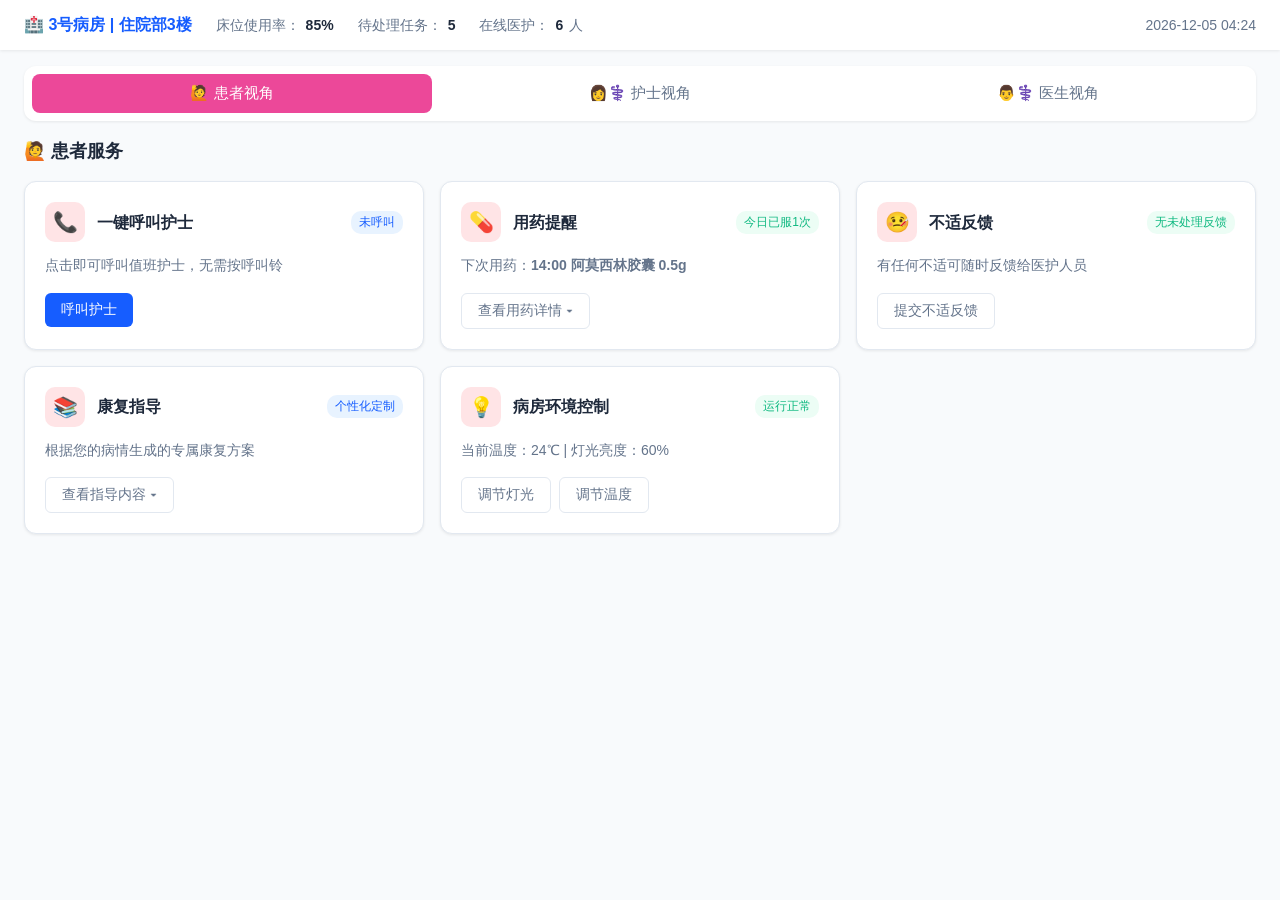
<file: 智能病房交互系统.html>
<!DOCTYPE html>
<html lang="zh-CN">
<head>
    <meta charset="UTF-8">
    <meta name="viewport" content="width=device-width, initial-scale=1.0">
    <title>智能病房交互系统 | 模拟用户操作</title>
    <style>
        /* 全局变量：粉绿蓝医疗配色，参考医院业务.html */
        :root {
            /* 主色系 */
            --primary-blue: #165DFF; /* 医疗蓝主色 */
            --primary-blue-light: #E8F3FF;
            --success-green: #10B981; /* 成功绿，对应医院业务的审核通过✅ */
            --success-green-light: #ECFDF5;
            --soft-pink: #FFE4E6; /* 柔和粉，患者端用色 */
            --soft-pink-light: #FFF1F2;
            /* 中性色 */
            --bg-white: #FFFFFF;
            --bg-gray: #F8FAFC;
            --text-primary: #1E293B;
            --text-secondary: #64748B;
            --border-color: #E2E8F0;
            /* 阴影 */
            --shadow-sm: 0 1px 3px rgba(0,0,0,0.08);
            --shadow-md: 0 4px 12px rgba(0,0,0,0.08);
            --shadow-hover: 0 8px 24px rgba(22,93,255,0.12);
            /* 动画 */
            --transition: all 0.3s ease;
        }

        * {
            margin: 0;
            padding: 0;
            box-sizing: border-box;
            font-family: -apple-system, BlinkMacSystemFont, "Segoe UI", Roboto, "Helvetica Neue", Arial, sans-serif;
        }

        body {
            background-color: var(--bg-gray);
            color: var(--text-primary);
            line-height: 1.6;
            min-height: 100vh;
        }

        /* 顶部状态栏：参考医院业务.html的顶部数据栏 */
        .top-status-bar {
            background: var(--bg-white);
            padding: 12px 24px;
            box-shadow: var(--shadow-sm);
            display: flex;
            justify-content: space-between;
            align-items: center;
            position: sticky;
            top: 0;
            z-index: 100;
        }

        .status-left {
            display: flex;
            align-items: center;
            gap: 24px;
        }

        .ward-info {
            font-weight: 600;
            font-size: 16px;
            color: var(--primary-blue);
        }

        .status-item {
            display: flex;
            align-items: center;
            gap: 6px;
            font-size: 14px;
            color: var(--text-secondary);
        }

        .status-item b {
            color: var(--text-primary);
            font-weight: 600;
        }

        .status-right {
            display: flex;
            align-items: center;
            gap: 16px;
        }

        .current-time {
            font-size: 14px;
            color: var(--text-secondary);
        }

        .alert-badge {
            background: rgba(245,63,63,0.1);
            color: #F53F3F;
            padding: 4px 12px;
            border-radius: 12px;
            font-size: 12px;
            font-weight: 500;
            display: none;
        }

        .alert-badge.show {
            display: inline-block;
        }

        /* 角色切换栏 */
        .role-switch {
            background: var(--bg-white);
            margin: 16px 24px;
            padding: 8px;
            border-radius: 12px;
            box-shadow: var(--shadow-sm);
            display: flex;
            gap: 8px;
        }

        .role-btn {
            flex: 1;
            padding: 10px;
            border: none;
            border-radius: 8px;
            background: transparent;
            font-size: 15px;
            font-weight: 500;
            color: var(--text-secondary);
            cursor: pointer;
            transition: var(--transition);
        }

        .role-btn.active {
            background: var(--primary-blue);
            color: white;
        }

        .role-btn.patient.active {
            background: #EC4899; /* 患者端用粉 */
        }

        .role-btn.nurse.active {
            background: var(--success-green); /* 护士端用绿 */
        }

        .role-btn.doctor.active {
            background: var(--primary-blue); /* 医生端用蓝 */
        }

        /* 主内容区 */
        .main-content {
            padding: 0 24px 24px;
        }

        .section-title {
            font-size: 18px;
            font-weight: 600;
            margin-bottom: 16px;
            display: flex;
            align-items: center;
            gap: 8px;
        }

        /* 功能卡片网格：参考医院业务的卡片布局 */
        .card-grid {
            display: grid;
            grid-template-columns: repeat(auto-fit, minmax(300px, 1fr));
            gap: 16px;
            margin-bottom: 32px;
        }

        .func-card {
            background: var(--bg-white);
            border-radius: 12px;
            padding: 20px;
            box-shadow: var(--shadow-sm);
            transition: var(--transition);
            cursor: pointer;
            border: 1px solid var(--border-color);
        }

        .func-card:hover {
            transform: translateY(-2px);
            box-shadow: var(--shadow-md);
        }

        .card-header {
            display: flex;
            align-items: center;
            gap: 12px;
            margin-bottom: 12px;
        }

        .card-icon {
            width: 40px;
            height: 40px;
            border-radius: 10px;
            display: flex;
            align-items: center;
            justify-content: center;
            font-size: 20px;
        }

        .patient-theme .card-icon {
            background: var(--soft-pink);
        }

        .nurse-theme .card-icon {
            background: var(--success-green-light);
        }

        .doctor-theme .card-icon {
            background: var(--primary-blue-light);
        }

        .card-title {
            font-size: 16px;
            font-weight: 600;
        }

        .card-status {
            margin-left: auto;
            font-size: 12px;
            padding: 2px 8px;
            border-radius: 10px;
        }

        .status-success {
            background: var(--success-green-light);
            color: var(--success-green);
        }

        .status-warning {
            background: #FFF7E6;
            color: #FF7D00;
        }

        .status-info {
            background: var(--primary-blue-light);
            color: var(--primary-blue);
        }

        .card-desc {
            font-size: 14px;
            color: var(--text-secondary);
            margin-bottom: 16px;
        }

        .card-action {
            padding: 8px 16px;
            border-radius: 6px;
            border: none;
            font-size: 14px;
            font-weight: 500;
            cursor: pointer;
            transition: var(--transition);
        }

        .btn-primary {
            background: var(--primary-blue);
            color: white;
        }

        .btn-primary:hover {
            background: #0E42D2;
        }

        .btn-success {
            background: var(--success-green);
            color: white;
        }

        .btn-success:hover {
            background: #0A9E6A;
        }

        .btn-outline {
            background: transparent;
            border: 1px solid var(--border-color);
            color: var(--text-secondary);
        }

        .btn-outline:hover {
            border-color: var(--primary-blue);
            color: var(--primary-blue);
        }

        /* 下拉菜单 */
        .dropdown {
            position: relative;
            display: inline-block;
        }

        .dropdown-content {
            display: none;
            position: absolute;
            top: 100%;
            left: 0;
            background: var(--bg-white);
            min-width: 200px;
            border-radius: 8px;
            box-shadow: var(--shadow-md);
            border: 1px solid var(--border-color);
            z-index: 10;
            margin-top: 8px;
            overflow: hidden;
        }

        .dropdown-content.show {
            display: block;
            animation: fadeIn 0.2s ease;
        }

        .dropdown-item {
            padding: 10px 16px;
            font-size: 14px;
            color: var(--text-primary);
            cursor: pointer;
            transition: var(--transition);
        }

        .dropdown-item:hover {
            background: var(--bg-gray);
            color: var(--primary-blue);
        }

        /* 任务列表 */
        .task-list {
            list-style: none;
        }

        .task-item {
            display: flex;
            align-items: center;
            justify-content: space-between;
            padding: 10px 0;
            border-bottom: 1px solid var(--border-color);
        }

        .task-item:last-child {
            border-bottom: none;
        }

        .task-info {
            display: flex;
            flex-direction: column;
            gap: 4px;
        }

        .task-name {
            font-size: 14px;
            font-weight: 500;
        }

        .task-time {
            font-size: 12px;
            color: var(--text-secondary);
        }

        .task-done {
            text-decoration: line-through;
            color: var(--text-light);
        }

        /* 模态框 */
        .modal-overlay {
            display: none;
            position: fixed;
            top: 0;
            left: 0;
            right: 0;
            bottom: 0;
            background: rgba(0,0,0,0.5);
            z-index: 1000;
            align-items: center;
            justify-content: center;
        }

        .modal-overlay.show {
            display: flex;
            animation: fadeIn 0.2s ease;
        }

        .modal {
            background: var(--bg-white);
            border-radius: 16px;
            padding: 24px;
            width: 90%;
            max-width: 500px;
            box-shadow: var(--shadow-md);
        }

        .modal-header {
            display: flex;
            justify-content: space-between;
            align-items: center;
            margin-bottom: 20px;
        }

        .modal-title {
            font-size: 18px;
            font-weight: 600;
        }

        .modal-close {
            background: none;
            border: none;
            font-size: 20px;
            cursor: pointer;
            color: var(--text-secondary);
        }

        .modal-body {
            margin-bottom: 24px;
        }

        .modal-footer {
            display: flex;
            justify-content: flex-end;
            gap: 12px;
        }

        .form-group {
            margin-bottom: 16px;
        }

        .form-label {
            display: block;
            font-size: 14px;
            font-weight: 500;
            margin-bottom: 6px;
        }

        .form-input, .form-select, .form-textarea {
            width: 100%;
            padding: 10px 12px;
            border: 1px solid var(--border-color);
            border-radius: 8px;
            font-size: 14px;
            font-family: inherit;
        }

        .form-input:focus, .form-select:focus, .form-textarea:focus {
            outline: none;
            border-color: var(--primary-blue);
        }

        .form-textarea {
            height: 100px;
            resize: none;
        }

        /* Toast提示 */
        .toast {
            position: fixed;
            top: 100px;
            right: 24px;
            padding: 12px 20px;
            border-radius: 8px;
            color: white;
            font-size: 14px;
            font-weight: 500;
            box-shadow: var(--shadow-md);
            z-index: 2000;
            display: none;
            animation: slideIn 0.3s ease;
        }

        .toast.show {
            display: block;
        }

        .toast-success {
            background: var(--success-green);
        }

        .toast-info {
            background: var(--primary-blue);
        }

        .toast-warning {
            background: #FF7D00;
        }

        /* 动画 */
        @keyframes fadeIn {
            from { opacity: 0; transform: translateY(10px); }
            to { opacity: 1; transform: translateY(0); }
        }

        @keyframes slideIn {
            from { opacity: 0; transform: translateX(100px); }
            to { opacity: 1; transform: translateX(0); }
        }

        /* 响应式 */
        @media (max-width: 768px) {
            .top-status-bar {
                flex-direction: column;
                gap: 12px;
                align-items: flex-start;
            }

            .status-right {
                width: 100%;
                justify-content: space-between;
            }

            .card-grid {
                grid-template-columns: 1fr;
            }
        }
    </style>
</head>
<body>
    <!-- 顶部状态栏：参考医院业务.html的顶部数据展示 -->
    <div class="top-status-bar">
        <div class="status-left">
            <div class="ward-info">🏥 3号病房 | 住院部3楼</div>
            <div class="status-item">床位使用率：<b id="bedUsage">85%</b></div>
            <div class="status-item">待处理任务：<b id="pendingTaskCount">5</b></div>
            <div class="status-item">在线医护：<b>6</b>人</div>
        </div>
        <div class="status-right">
            <div class="current-time" id="currentTime">2026-04-30 14:28</div>
            <div class="alert-badge" id="alertBadge">⚠️ 有新的异常提醒</div>
        </div>
    </div>

    <!-- 角色切换栏：模拟不同用户登录 -->
    <div class="role-switch">
        <button class="role-btn patient active" onclick="switchRole('patient')">🙋 患者视角</button>
        <button class="role-btn nurse" onclick="switchRole('nurse')">👩⚕️ 护士视角</button>
        <button class="role-btn doctor" onclick="switchRole('doctor')">👨⚕️ 医生视角</button>
    </div>

    <!-- 主内容区：根据角色显示不同功能 -->
    <div class="main-content">
        <!-- 患者端功能 -->
        <div id="patient-content">
            <div class="section-title">🙋 患者服务</div>
            <div class="card-grid patient-theme">
                <!-- 呼叫护士 -->
                <div class="func-card">
                    <div class="card-header">
                        <div class="card-icon">📞</div>
                        <div class="card-title">一键呼叫护士</div>
                        <span class="card-status status-info" id="callStatus">未呼叫</span>
                    </div>
                    <div class="card-desc">点击即可呼叫值班护士，无需按呼叫铃</div>
                    <button class="card-action btn-primary" onclick="callNurse()">呼叫护士</button>
                </div>

                <!-- 用药提醒 -->
                <div class="func-card">
                    <div class="card-header">
                        <div class="card-icon">💊</div>
                        <div class="card-title">用药提醒</div>
                        <span class="card-status status-success">今日已服1次</span>
                    </div>
                    <div class="card-desc">下次用药：<b>14:00 阿莫西林胶囊 0.5g</b></div>
                    <div class="dropdown">
                        <button class="card-action btn-outline" onclick="toggleDropdown('medDropdown')">查看用药详情 ▾</button>
                        <div class="dropdown-content" id="medDropdown">
                            <div class="dropdown-item">✅ 08:00 已服用 阿莫西林0.5g</div>
                            <div class="dropdown-item">⏰ 14:00 待服用 阿莫西林0.5g</div>
                            <div class="dropdown-item">⏰ 20:00 待服用 阿莫西林0.5g</div>
                            <div class="dropdown-item">📋 用药注意事项：饭后服用，避免过敏</div>
                        </div>
                    </div>
                </div>

                <!-- 不适反馈 -->
                <div class="func-card">
                    <div class="card-header">
                        <div class="card-icon">🤒</div>
                        <div class="card-title">不适反馈</div>
                        <span class="card-status status-success" id="feedbackStatus">无未处理反馈</span>
                    </div>
                    <div class="card-desc">有任何不适可随时反馈给医护人员</div>
                    <button class="card-action btn-outline" onclick="openModal('feedbackModal')">提交不适反馈</button>
                </div>

                <!-- 康复指导 -->
                <div class="func-card">
                    <div class="card-header">
                        <div class="card-icon">📚</div>
                        <div class="card-title">康复指导</div>
                        <span class="card-status status-info">个性化定制</span>
                    </div>
                    <div class="card-desc">根据您的病情生成的专属康复方案</div>
                    <div class="dropdown">
                        <button class="card-action btn-outline" onclick="toggleDropdown('rehabDropdown')">查看指导内容 ▾</button>
                        <div class="dropdown-content" id="rehabDropdown">
                            <div class="dropdown-item" onclick="showToast('已为您打开术后下床动作示范图', 'info')">🏃 术后下床动作示范</div>
                            <div class="dropdown-item" onclick="showToast('已为您打开饮食注意事项', 'info')">🥗 术后饮食注意事项</div>
                            <div class="dropdown-item" onclick="showToast('已为您打开呼吸训练方法', 'info')">🫁 呼吸训练方法</div>
                        </div>
                    </div>
                </div>

                <!-- 环境控制 -->
                <div class="func-card">
                    <div class="card-header">
                        <div class="card-icon">💡</div>
                        <div class="card-title">病房环境控制</div>
                        <span class="card-status status-success">运行正常</span>
                    </div>
                    <div class="card-desc">当前温度：24℃ | 灯光亮度：60%</div>
                    <div style="display: flex; gap: 8px;">
                        <button class="card-action btn-outline" onclick="controlEnv('light')">调节灯光</button>
                        <button class="card-action btn-outline" onclick="controlEnv('temp')">调节温度</button>
                    </div>
                </div>
            </div>
        </div>

        <!-- 护士端功能 -->
        <div id="nurse-content" style="display: none;">
            <div class="section-title">👩⚕️ 护士工作台</div>
            <div class="card-grid nurse-theme">
                <!-- 待处理任务 -->
                <div class="func-card">
                    <div class="card-header">
                        <div class="card-icon">📝</div>
                        <div class="card-title">待处理护理任务</div>
                        <span class="card-status status-warning" id="nurseTaskCount">3项待完成</span>
                    </div>
                    <div class="card-desc">根据患者护理计划自动生成的待办任务</div>
                    <ul class="task-list" id="nurseTaskList">
                        <li class="task-item">
                            <div class="task-info">
                                <span class="task-name">为3床患者翻身</span>
                                <span class="task-time">应完成时间：14:00 | 已超时10分钟</span>
                            </div>
                            <button class="card-action btn-success" onclick="completeTask(this, '为3床患者翻身')">标记完成</button>
                        </li>
                        <li class="task-item">
                            <div class="task-info">
                                <span class="task-name">测量5床患者体温</span>
                                <span class="task-time">应完成时间：15:00</span>
                            </div>
                            <button class="card-action btn-success" onclick="completeTask(this, '测量5床患者体温')">标记完成</button>
                        </li>
                        <li class="task-item">
                            <div class="task-info">
                                <span class="task-name">7床患者口腔护理</span>
                                <span class="task-time">应完成时间：16:00</span>
                            </div>
                            <button class="card-action btn-success" onclick="completeTask(this, '7床患者口腔护理')">标记完成</button>
                        </li>
                    </ul>
                </div>

                <!-- 呼叫/反馈处理 -->
                <div class="func-card">
                    <div class="card-header">
                        <div class="card-icon">🔔</div>
                        <div class="card-title">患者呼叫/反馈</div>
                        <span class="card-status status-warning" id="nurseCallCount">2条未处理</span>
                    </div>
                    <div class="card-desc">患者发起的呼叫和不适反馈请求</div>
                    <ul class="task-list" id="nurseCallList">
                        <li class="task-item">
                            <div class="task-info">
                                <span class="task-name">3床患者呼叫护士</span>
                                <span class="task-time">呼叫时间：14:25</span>
                            </div>
                            <button class="card-action btn-primary" onclick="handleCall(this, '3床患者呼叫护士')">处理</button>
                        </li>
                        <li class="task-item">
                            <div class="task-info">
                                <span class="task-name">5床患者反馈头晕</span>
                                <span class="task-time">反馈时间：14:20</span>
                            </div>
                            <button class="card-action btn-primary" onclick="handleCall(this, '5床患者反馈头晕')">处理</button>
                        </li>
                    </ul>
                </div>

                <!-- 护理文书录入 -->
                <div class="func-card">
                    <div class="card-header">
                        <div class="card-icon">📋</div>
                        <div class="card-title">护理文书录入</div>
                        <span class="card-status status-success">今日已录12份</span>
                    </div>
                    <div class="card-desc">快速录入患者生命体征、护理记录</div>
                    <button class="card-action btn-primary" onclick="openModal('recordModal')">新建录入</button>
                </div>

                <!-- 患者状态总览 -->
                <div class="func-card">
                    <div class="card-header">
                        <div class="card-icon">📊</div>
                        <div class="card-title">患者状态总览</div>
                        <span class="card-status status-success">全部正常</span>
                    </div>
                    <div class="card-desc">当前病房8位患者生命体征均正常</div>
                    <button class="card-action btn-outline" onclick="showToast('已生成今日患者状态报表', 'success')">导出报表</button>
                </div>
            </div>
        </div>

        <!-- 医生端功能 -->
        <div id="doctor-content" style="display: none;">
            <div class="section-title">👨⚕️ 医生工作台</div>
            <div class="card-grid doctor-theme">
                <!-- 患者报告查看 -->
                <div class="func-card">
                    <div class="card-header">
                        <div class="card-icon">📄</div>
                        <div class="card-title">患者多模态报告</div>
                        <span class="card-status status-info">8份报告已生成</span>
                    </div>
                    <div class="card-desc">AI自动生成的患者护理报告、生命体征趋势图</div>
                    <div class="dropdown">
                        <button class="card-action btn-outline" onclick="toggleDropdown('reportDropdown')">选择患者查看报告 ▾</button>
                        <div class="dropdown-content" id="reportDropdown">
                            <div class="dropdown-item" onclick="showToast('已打开3床患者的护理报告', 'info')">3床 张明 术后第一天</div>
                            <div class="dropdown-item" onclick="showToast('已打开5床患者的护理报告', 'info')">5床 李华 术前观察</div>
                            <div class="dropdown-item" onclick="showToast('已打开7床患者的护理报告', 'info')">7床 王芳 康复期</div>
                        </div>
                    </div>
                </div>

                <!-- 医嘱开具 -->
                <div class="func-card">
                    <div class="card-header">
                        <div class="card-icon">🩺</div>
                        <div class="card-title">医嘱开具</div>
                        <span class="card-status status-success">今日已开3份</span>
                    </div>
                    <div class="card-desc">开具药品、检查、护理等医嘱，自动同步至护士端</div>
                    <button class="card-action btn-primary" onclick="openModal('orderModal')">新建医嘱</button>
                </div>

                <!-- 会诊申请 -->
                <div class="func-card">
                    <div class="card-header">
                        <div class="card-icon">👨⚕️</div>
                        <div class="card-title">远程会诊申请</div>
                        <span class="card-status status-info">支持多学科MDT</span>
                    </div>
                    <div class="card-desc">联合上级医院专家开展远程会诊，病历资料一键共享</div>
                    <button class="card-action btn-outline" onclick="openModal('consultModal')">申请会诊</button>
                </div>

                <!-- 影像分析查看 -->
                <div class="func-card">
                    <div class="card-header">
                        <div class="card-icon">🔍</div>
                        <div class="card-title">AI影像分析结果</div>
                        <span class="card-status status-success">今日已分析3份</span>
                    </div>
                    <div class="card-desc">AI辅助诊断肺结节、骨折、心电等影像结果</div>
                    <button class="card-action btn-outline" onclick="showToast('已打开最新影像分析报告', 'info')">查看最新报告</button>
                </div>
            </div>
        </div>
    </div>

    <!-- 模态框：呼叫确认 -->
    <div class="modal-overlay" id="callModal">
        <div class="modal">
            <div class="modal-header">
                <div class="modal-title">确认呼叫护士</div>
                <button class="modal-close" onclick="closeModal('callModal')">×</button>
            </div>
            <div class="modal-body">
                <p>呼叫后值班护士将立即收到提醒，是否确认呼叫？</p>
            </div>
            <div class="modal-footer">
                <button class="card-action btn-outline" onclick="closeModal('callModal')">取消</button>
                <button class="card-action btn-primary" onclick="confirmCall()">确认呼叫</button>
            </div>
        </div>
    </div>

    <!-- 模态框：不适反馈 -->
    <div class="modal-overlay" id="feedbackModal">
        <div class="modal">
            <div class="modal-header">
                <div class="modal-title">提交不适反馈</div>
                <button class="modal-close" onclick="closeModal('feedbackModal')">×</button>
            </div>
            <div class="modal-body">
                <div class="form-group">
                    <label class="form-label">不适类型</label>
                    <select class="form-select" id="feedbackType">
                        <option value="疼痛">疼痛</option>
                        <option value="头晕">头晕</option>
                        <option value="恶心">恶心</option>
                        <option value="胸闷">胸闷</option>
                        <option value="其他">其他</option>
                    </select>
                </div>
                <div class="form-group">
                    <label class="form-label">详细描述</label>
                    <textarea class="form-textarea" placeholder="请描述您的不适感受..." id="feedbackDesc"></textarea>
                </div>
            </div>
            <div class="modal-footer">
                <button class="card-action btn-outline" onclick="closeModal('feedbackModal')">取消</button>
                <button class="card-action btn-primary" onclick="submitFeedback()">提交反馈</button>
            </div>
        </div>
    </div>

    <!-- 模态框：护理文书录入 -->
    <div class="modal-overlay" id="recordModal">
        <div class="modal">
            <div class="modal-header">
                <div class="modal-title">护理文书录入</div>
                <button class="modal-close" onclick="closeModal('recordModal')">×</button>
            </div>
            <div class="modal-body">
                <div class="form-group">
                    <label class="form-label">患者床号</label>
                    <select class="form-select">
                        <option>3床 张明</option>
                        <option>5床 李华</option>
                        <option>7床 王芳</option>
                    </select>
                </div>
                <div style="display: grid; grid-template-columns: 1fr 1fr; gap: 16px;">
                    <div class="form-group">
                        <label class="form-label">体温（℃）</label>
                        <input type="number" class="form-input" placeholder="36.5" step="0.1">
                    </div>
                    <div class="form-group">
                        <label class="form-label">脉搏（次/分）</label>
                        <input type="number" class="form-input" placeholder="72">
                    </div>
                    <div class="form-group">
                        <label class="form-label">呼吸（次/分）</label>
                        <input type="number" class="form-input" placeholder="18">
                    </div>
                    <div class="form-group">
                        <label class="form-label">血压（mmHg）</label>
                        <input type="text" class="form-input" placeholder="120/80">
                    </div>
                </div>
                <div class="form-group">
                    <label class="form-label">备注</label>
                    <textarea class="form-textarea" placeholder="请输入护理记录备注..."></textarea>
                </div>
            </div>
            <div class="modal-footer">
                <button class="card-action btn-outline" onclick="closeModal('recordModal')">取消</button>
                <button class="card-action btn-success" onclick="submitRecord()">保存录入</button>
            </div>
        </div>
    </div>

    <!-- 模态框：医嘱开具 -->
    <div class="modal-overlay" id="orderModal">
        <div class="modal">
            <div class="modal-header">
                <div class="modal-title">新建医嘱</div>
                <button class="modal-close" onclick="closeModal('orderModal')">×</button>
            </div>
            <div class="modal-body">
                <div class="form-group">
                    <label class="form-label">患者床号</label>
                    <select class="form-select">
                        <option>3床 张明</option>
                        <option>5床 李华</option>
                        <option>7床 王芳</option>
                    </select>
                </div>
                <div class="form-group">
                    <label class="form-label">药品名称</label>
                    <input type="text" class="form-input" placeholder="请输入药品名称">
                </div>
                <div style="display: grid; grid-template-columns: 1fr 1fr; gap: 16px;">
                    <div class="form-group">
                        <label class="form-label">剂量</label>
                        <input type="text" class="form-input" placeholder="如0.5g">
                    </div>
                    <div class="form-group">
                        <label class="form-label">频次</label>
                        <select class="form-select">
                            <option>每日1次</option>
                            <option>每日2次</option>
                            <option>每日3次</option>
                            <option>必要时</option>
                        </select>
                    </div>
                </div>
                <div class="form-group">
                    <label class="form-label">用法</label>
                    <select class="form-select">
                        <option>口服</option>
                        <option>静脉注射</option>
                        <option>外用</option>
                    </select>
                </div>
            </div>
            <div class="modal-footer">
                <button class="card-action btn-outline" onclick="closeModal('orderModal')">取消</button>
                <button class="card-action btn-primary" onclick="submitOrder()">提交医嘱</button>
            </div>
        </div>
    </div>

    <!-- 模态框：会诊申请 -->
    <div class="modal-overlay" id="consultModal">
        <div class="modal">
            <div class="modal-header">
                <div class="modal-title">远程会诊申请</div>
                <button class="modal-close" onclick="closeModal('consultModal')">×</button>
            </div>
            <div class="modal-body">
                <div class="form-group">
                    <label class="form-label">患者信息</label>
                    <select class="form-select">
                        <option>3床 张明 术后第一天</option>
                        <option>5床 李华 术前观察</option>
                    </select>
                </div>
                <div class="form-group">
                    <label class="form-label">会诊科室</label>
                    <select class="form-select">
                        <option>心内科</option>
                        <option>呼吸科</option>
                        <option>骨科</option>
                        <option>多学科MDT</option>
                    </select>
                </div>
                <div class="form-group">
                    <label class="form-label">会诊原因</label>
                    <textarea class="form-textarea" placeholder="请描述会诊需求..."></textarea>
                </div>
            </div>
            <div class="modal-footer">
                <button class="card-action btn-outline" onclick="closeModal('consultModal')">取消</button>
                <button class="card-action btn-primary" onclick="submitConsult()">提交申请</button>
            </div>
        </div>
    </div>

    <!-- Toast提示 -->
    <div class="toast" id="toast"></div>

    <script>
        // 实时时间更新
        function updateTime() {
            const now = new Date();
            const timeStr = `${now.getFullYear()}-${String(now.getMonth()+1).padStart(2,'0')}-${String(now.getDate()).padStart(2,'0')} ${String(now.getHours()).padStart(2,'0')}:${String(now.getMinutes()).padStart(2,'0')}`;
            document.getElementById('currentTime').textContent = timeStr;
        }
        setInterval(updateTime, 1000);
        updateTime();

        // 角色切换
        function switchRole(role) {
            // 切换按钮状态
            document.querySelectorAll('.role-btn').forEach(btn => btn.classList.remove('active'));
            document.querySelector(`.role-btn.${role}`).classList.add('active');

            // 切换内容显示
            document.getElementById('patient-content').style.display = role === 'patient' ? 'block' : 'none';
            document.getElementById('nurse-content').style.display = role === 'nurse' ? 'block' : 'none';
            document.getElementById('doctor-content').style.display = role === 'doctor' ? 'block' : 'none';

            showToast(`已切换到${role === 'patient' ? '患者' : role === 'nurse' ? '护士' : '医生'}视角`, 'info');
        }

        // 下拉菜单切换
        function toggleDropdown(id) {
            const dropdown = document.getElementById(id);
            // 关闭其他下拉菜单
            document.querySelectorAll('.dropdown-content').forEach(d => {
                if (d.id !== id) d.classList.remove('show');
            });
            dropdown.classList.toggle('show');
        }

        // 点击页面其他地方关闭下拉菜单
        document.addEventListener('click', function(e) {
            if (!e.target.closest('.dropdown')) {
                document.querySelectorAll('.dropdown-content').forEach(d => d.classList.remove('show'));
            }
        });

        // 模态框控制
        function openModal(id) {
            document.getElementById(id).classList.add('show');
        }

        function closeModal(id) {
            document.getElementById(id).classList.remove('show');
        }

        // 点击遮罩关闭模态框
        document.querySelectorAll('.modal-overlay').forEach(overlay => {
            overlay.addEventListener('click', function(e) {
                if (e.target === this) {
                    this.classList.remove('show');
                }
            });
        });

        // Toast提示
        function showToast(msg, type = 'success') {
            const toast = document.getElementById('toast');
            toast.textContent = msg;
            toast.className = `toast toast-${type} show`;
            setTimeout(() => {
                toast.classList.remove('show');
            }, 3000);
        }

        // 患者端功能
        // 呼叫护士
        function callNurse() {
            openModal('callModal');
        }

        function confirmCall() {
            closeModal('callModal');
            document.getElementById('callStatus').textContent = '已呼叫，等待响应';
            document.getElementById('callStatus').className = 'card-status status-warning';
            showToast('呼叫成功！护士将尽快到达', 'success');
            // 更新顶部待处理任务数
            updatePendingCount(1);
            // 显示顶部提醒
            document.getElementById('alertBadge').classList.add('show');
        }

        // 环境控制
        function controlEnv(type) {
            if (type === 'light') {
                showToast('灯光已调至适宜亮度', 'success');
            } else {
                showToast('温度已调至24℃', 'success');
            }
        }

        // 提交不适反馈
        function submitFeedback() {
            const type = document.getElementById('feedbackType').value;
            const desc = document.getElementById('feedbackDesc').value;
            if (!desc) {
                showToast('请填写不适描述', 'warning');
                return;
            }
            closeModal('feedbackModal');
            document.getElementById('feedbackStatus').textContent = '已提交，等待处理';
            document.getElementById('feedbackStatus').className = 'card-status status-warning';
            showToast('反馈提交成功！护士将尽快处理', 'success');
            updatePendingCount(1);
            document.getElementById('alertBadge').classList.add('show');
        }

        // 护士端功能
        // 完成任务
        function completeTask(btn, taskName) {
            const taskItem = btn.parentElement;
            taskItem.querySelector('.task-name').classList.add('task-done');
            taskItem.querySelector('.task-time').textContent = '完成时间：' + document.getElementById('currentTime').textContent.split(' ')[1];
            btn.textContent = '已完成';
            btn.disabled = true;
            btn.className = 'card-action btn-outline';
            showToast(`「${taskName}」标记完成`, 'success');
            updatePendingCount(-1);
        }

        // 处理呼叫/反馈
        function handleCall(btn, callName) {
            const callItem = btn.parentElement;
            callItem.querySelector('.task-name').textContent += '（已处理）';
            callItem.querySelector('.task-time').textContent = '处理时间：' + document.getElementById('currentTime').textContent.split(' ')[1];
            btn.textContent = '已处理';
            btn.disabled = true;
            btn.className = 'card-action btn-outline';
            showToast(`「${callName}」已处理`, 'success');
            updatePendingCount(-1);
            // 如果是呼叫，更新患者端状态
            if (callName.includes('呼叫')) {
                document.getElementById('callStatus').textContent = '护士已响应';
                document.getElementById('callStatus').className = 'card-status status-success';
                document.getElementById('alertBadge').classList.remove('show');
            }
        }

        // 提交护理文书
        function submitRecord() {
            closeModal('recordModal');
            showToast('护理文书录入成功！', 'success');
        }

        // 医生端功能
        // 提交医嘱
        function submitOrder() {
            closeModal('orderModal');
            showToast('医嘱已下发，护士端已收到提醒', 'success');
            // 护士端待处理任务+1
            updatePendingCount(1);
            document.getElementById('alertBadge').classList.add('show');
        }

        // 提交会诊申请
        function submitConsult() {
            closeModal('consultModal');
            showToast('会诊申请已提交，等待上级医院响应', 'success');
        }

        // 更新待处理任务数
        function updatePendingCount(change) {
            const countEl = document.getElementById('pendingTaskCount');
            let count = parseInt(countEl.textContent);
            count += change;
            count = Math.max(0, count);
            countEl.textContent = count;
            // 同步更新护士端的任务数
            const nurseCountEl = document.getElementById('nurseTaskCount');
            let nurseCount = parseInt(nurseCountEl.textContent);
            nurseCount += change;
            nurseCount = Math.max(0, nurseCount);
            nurseCountEl.textContent = nurseCount + '项待完成';
        }
    </script>
</body>
</html>
</file>
